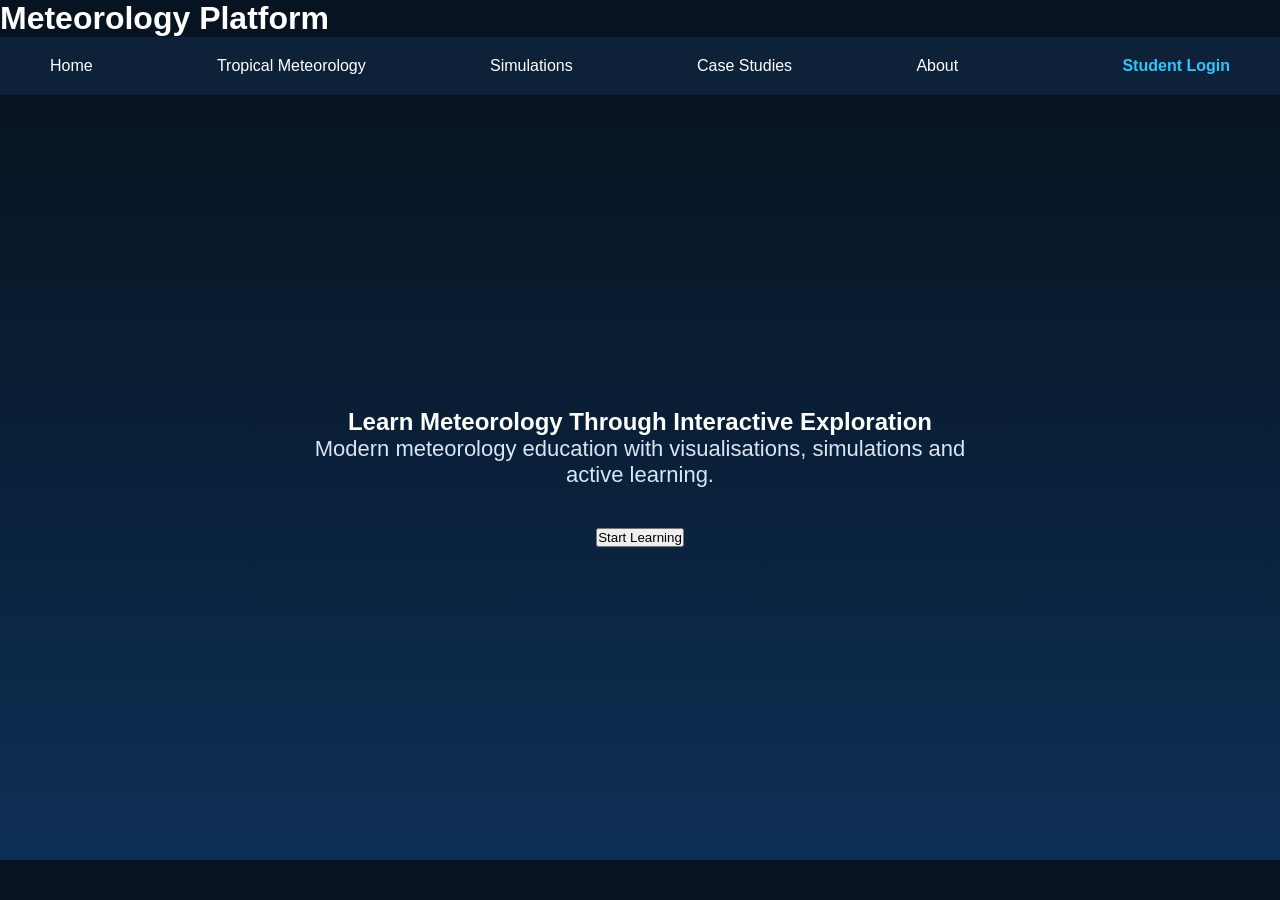
<file: index.html>
<!DOCTYPE html>
<html lang="en">

<head>

    <meta charset="UTF-8">
    <meta name="viewport" content="width=device-width, initial-scale=1.0">

    <title>Meteorology Platform</title>

    <link rel="stylesheet" href="style.css">

</head>

<body>

<header>
    <h1>Meteorology Platform</h1>
    <nav>
        <a href="index.html">Home</a>
        <a href="pages/tropical.html">Tropical Meteorology</a>
        <a href="pages/simulations.html">Simulations</a>
        <a href="pages/case-studies.html">Case Studies</a>
        <a href="pages/about.html">About</a>
        <a href="login.html" style="color: #2ec4ff; font-weight: bold; margin-left: 40px;"><i class="fa-solid fa-right-to-bracket"></i> Student Login</a>
    </nav>
</header>

    <main>

        <section class="hero">

            <h2>Learn Meteorology Through Interactive Exploration</h2>

            <p>
                Modern meteorology education with visualisations,
                simulations and active learning.
            </p>

            <button>Start Learning</button>

        </section>

    </main>

    <script src="script.js"></script>

</body>

</html>
</file>
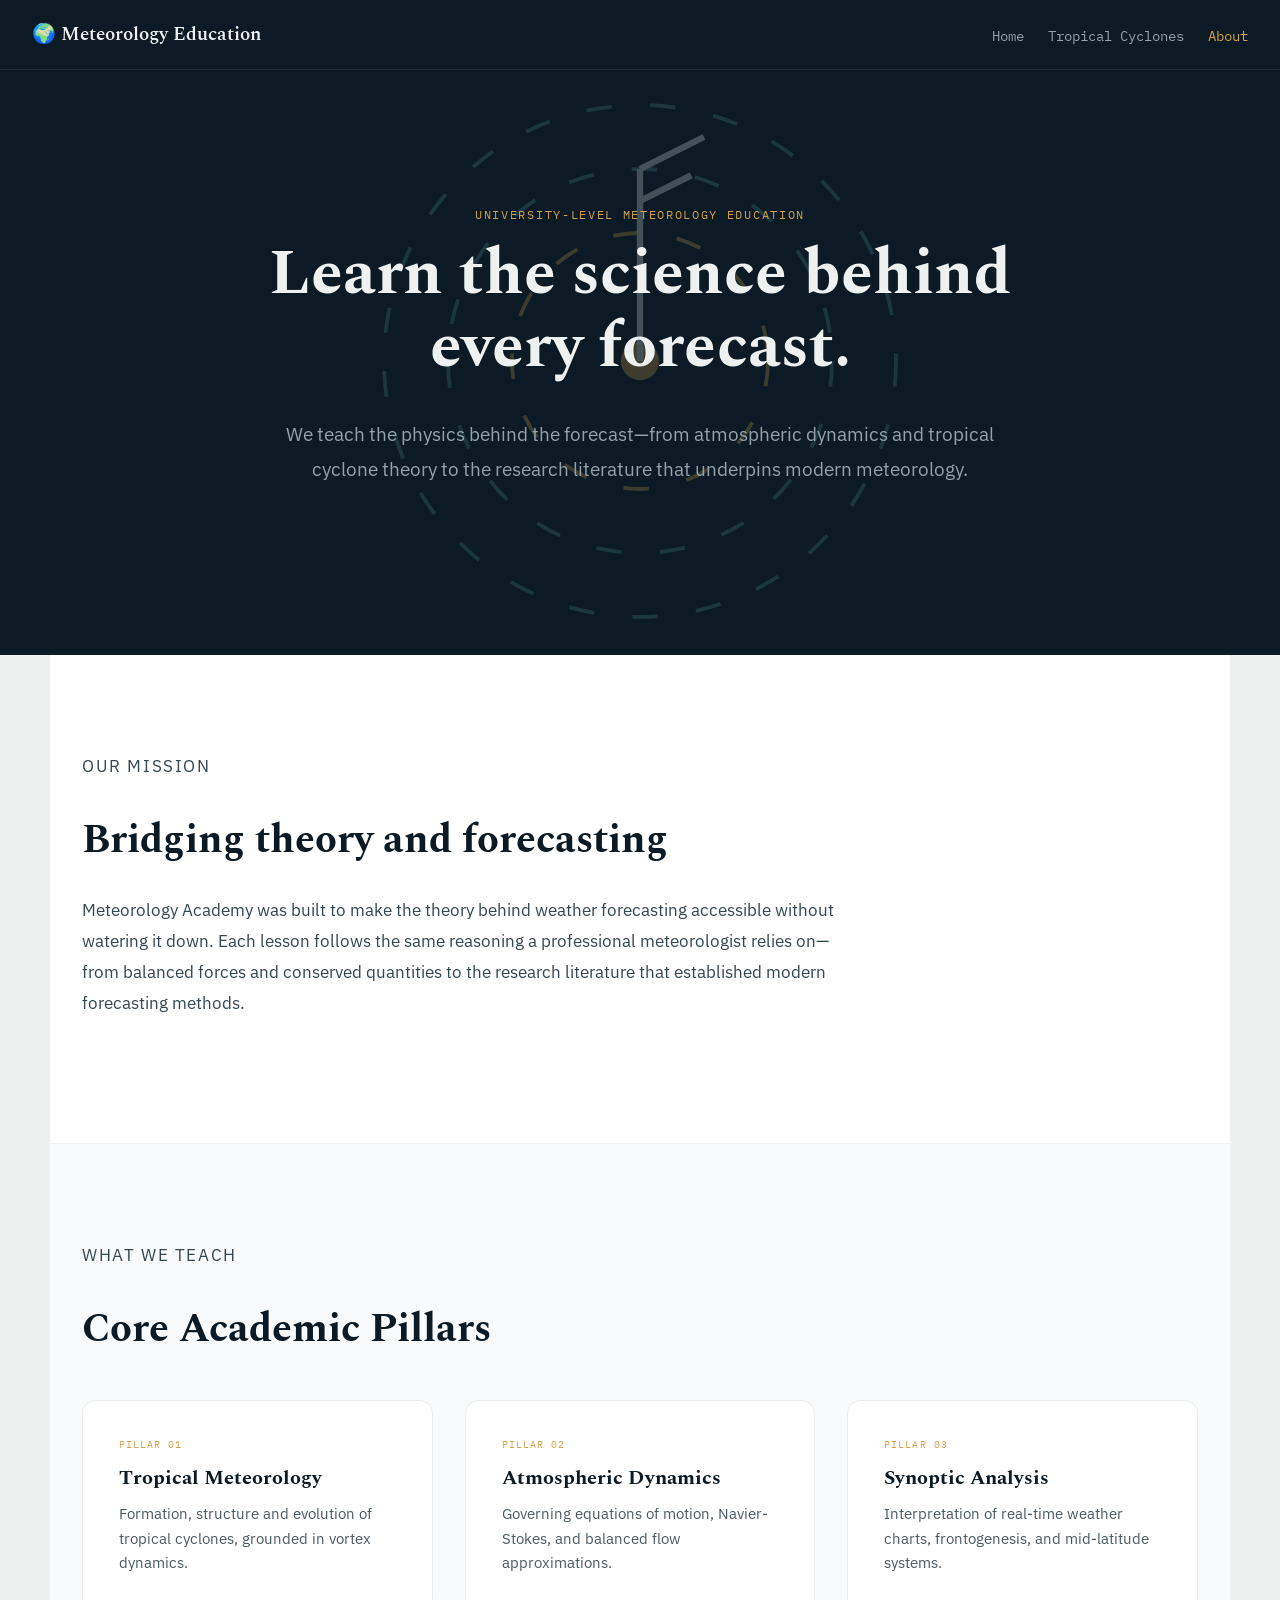
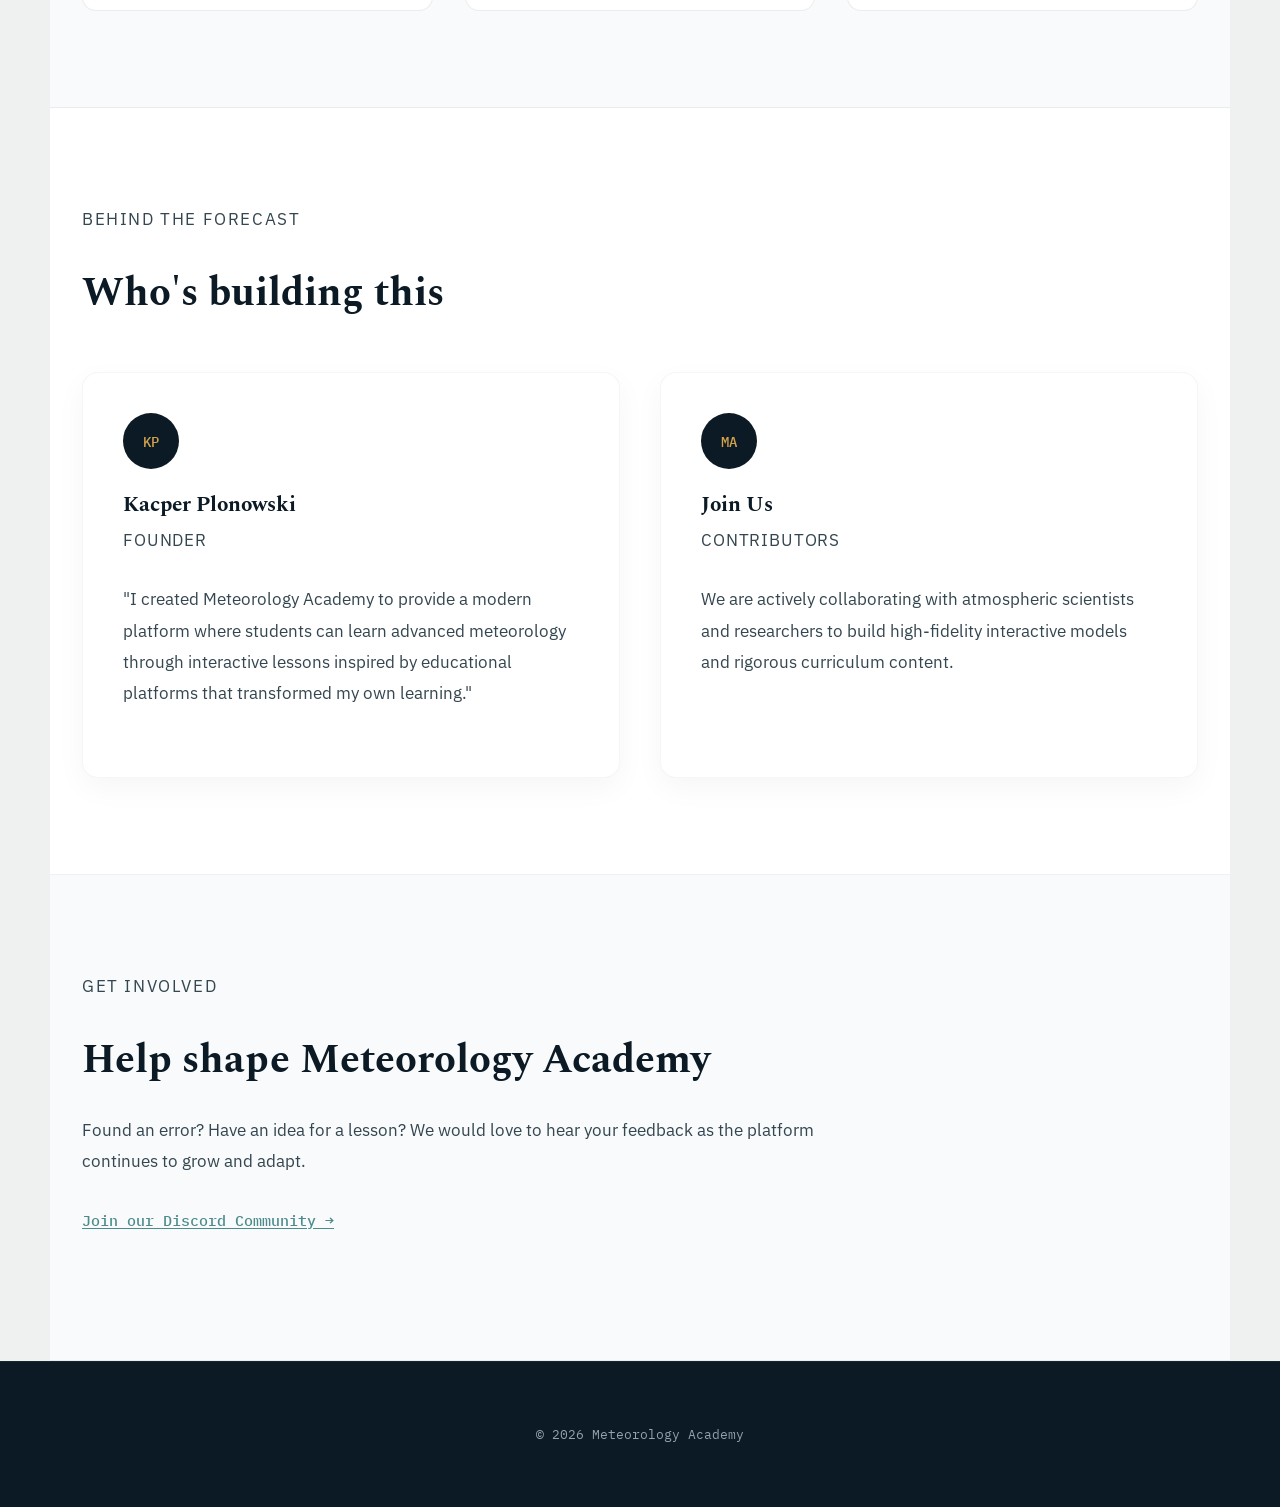
<file: pages/about.html>
<!DOCTYPE html>
<html lang="en">
<head>
    <meta charset="UTF-8">
    <meta name="viewport" content="width=device-width, initial-scale=1">
    <title>About | Meteorology Academy</title>
    <link rel="preconnect" href="https://fonts.googleapis.com">
    <link rel="preconnect" href="https://fonts.gstatic.com" crossorigin>
    <link href="https://fonts.googleapis.com/css2?family=IBM+Plex+Mono:wght@400;500&family=IBM+Plex+Sans:wght@400;500;600&family=Spectral:wght@500;600&display=swap" rel="stylesheet">
    <link rel="stylesheet" href="../style.css">
    <link rel="stylesheet" href="../css/about.css">
<script type="text/javascript" src="https://gc.kis.v2.scr.kaspersky-labs.com/FD126C42-EBFA-4E12-B309-BB3FDD723AC1/main.js?attr=[base64]" charset="UTF-8"></script><link rel="stylesheet" crossorigin="anonymous" href="https://gc.kis.v2.scr.kaspersky-labs.com/E3E8934C-235A-4B0E-825A-35A08381A191/abn/main.css?attr=[base64]"/></head>
<body>

<nav>
    <div class="logo">
        🌍 Meteorology Education
    </div>
    <ul>
        <li><a href="../index.html">Home</a></li>
        <li><a href="tropical.html">Tropical Cyclones</a></li>
        <li><a href="about.html" class="active">About</a></li>
    </ul>
</nav>

<!-- Hero section styled using .about-hero from CSS -->
<section class="about-hero">
    <!-- SVG Station Model background as configured in the CSS -->
    <div class="station-model" aria-hidden="true">
        <svg viewBox="0 0 100 100" xmlns="http://www.w3.org/2000/svg">
            <circle cx="50" cy="50" r="40" class="ring ring-3" />
            <circle cx="50" cy="50" r="30" class="ring ring-2" />
            <circle cx="50" cy="50" r="20" class="ring ring-1" />
            <circle cx="50" cy="50" r="3" class="station-dot" />
            <line x1="50" y1="50" x2="50" y2="20" class="wind-barb" />
            <line x1="50" y1="20" x2="60" y2="15" class="wind-barb" />
            <line x1="50" y1="25" x2="58" y2="21" class="wind-barb" />
        </svg>
    </div>

    <div class="hero-content">
        <span class="eyebrow">University-Level Meteorology Education</span>
        <h1>Learn the science behind every forecast.</h1>
        <p class="hero-lede">
            We teach the physics behind the forecast—from atmospheric
            dynamics and tropical cyclone theory to the research literature
            that underpins modern meteorology.
        </p>
    </div>
</section>

<main>
    <!-- MISSION Section styled using .panel -->
    <section class="panel mission" id="mission">
        <p class="section-label">Our Mission</p>
        <h2>Bridging theory and forecasting</h2>
        
        <p>
            Meteorology Academy was built to make the theory behind
            weather forecasting accessible without watering it down.
            Each lesson follows the same reasoning a professional
            meteorologist relies on—from balanced forces and conserved
            quantities to the research literature that established
            modern forecasting methods.
        </p>
    </section>

    <!-- PILLARS Section styled using .panel and .pillar-grid -->
    <section class="panel pillars">
        <p class="section-label">What We Teach</p>
        <h2>Core Academic Pillars</h2>
        
        <div class="pillar-grid">
            <div class="pillar">
                <span class="pillar-mark">PILLAR 01</span>
                <h3>Tropical Meteorology</h3>
                <p>Formation, structure and evolution of tropical cyclones, grounded in vortex dynamics.</p>
            </div>
            <div class="pillar">
                <span class="pillar-mark">PILLAR 02</span>
                <h3>Atmospheric Dynamics</h3>
                <p>Governing equations of motion, Navier-Stokes, and balanced flow approximations.</p>
            </div>
            <div class="pillar">
                <span class="pillar-mark">PILLAR 03</span>
                <h3>Synoptic Analysis</h3>
                <p>Interpretation of real-time weather charts, frontogenesis, and mid-latitude systems.</p>
            </div>
        </div>
    </section>

    <!-- TEAM Section styled using .panel and .team-grid -->
    <section class="panel team">
        <p class="section-label">Behind the Forecast</p>
        <h2>Who's building this</h2>

        <div class="team-grid">
            <div class="team-card">
                <div class="avatar" aria-hidden="true">
                    <span>KP</span>
                </div>
                <h3>Kacper Plonowski</h3>
                <p class="team-role">Founder</p>
                <p class="team-bio">"I created Meteorology Academy to provide a modern platform where students can learn advanced meteorology through interactive lessons inspired by educational platforms that transformed my own learning."</p>
            </div>
            <div class="team-card">
                <div class="avatar" aria-hidden="true">
                    <span>MA</span>
                </div>
                <h3>Join Us</h3>
                <p class="team-role">Contributors</p>
                <p class="team-bio">We are actively collaborating with atmospheric scientists and researchers to build high-fidelity interactive models and rigorous curriculum content.</p>
            </div>
        </div>
    </section>

    <!-- CONTACT / FEEDBACK Section styled using .panel -->
    <section class="panel contact">
        <p class="section-label">Get Involved</p>
        <h2>Help shape Meteorology Academy</h2>
        <p>
            Found an error? Have an idea for a lesson?
            We would love to hear your feedback as the platform continues to grow and adapt.
        </p>
        <p>
            <a href="https://discord.com" target="_blank" rel="noopener">Join our Discord Community &rarr;</a>
        </p>
    </section>
</main>

<footer class="about-footer">
    <p>&copy; 2026 Meteorology Academy</p>
</footer>

</body>
</html>
</file>
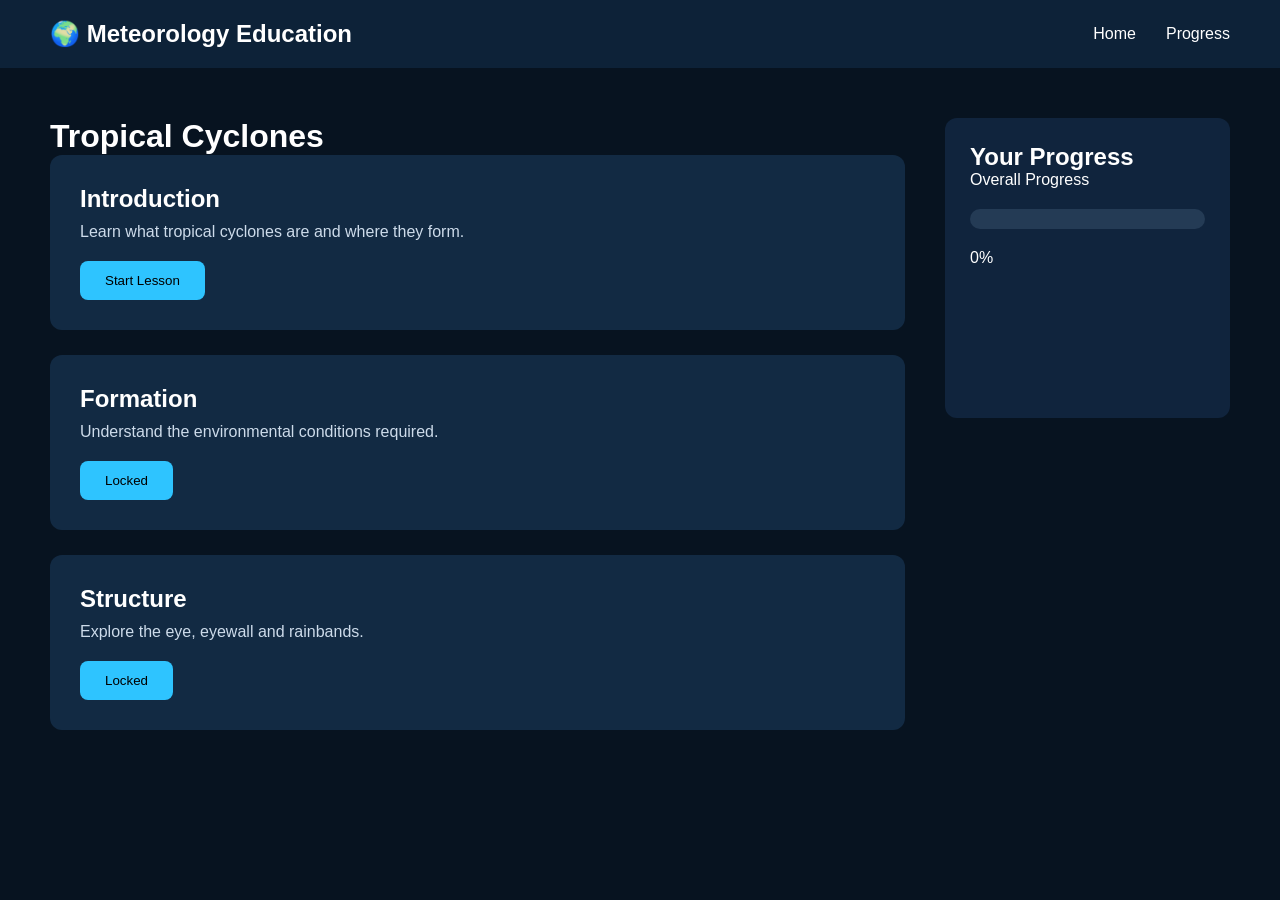
<file: pages/tropical-cyclones.html>
<!DOCTYPE html>

<html lang="en">

<head>

<meta charset="UTF-8">
<meta name="viewport" content="width=device-width, initial-scale=1">

<title>Tropical Cyclones</title>

<link rel="stylesheet" href="../style.css">
<link rel="stylesheet" href="../css/tropical.css">

</head>

<body>

<nav>

<div class="logo">

🌍 Meteorology Education

</div>

<ul>

<li><a href="../index.html">Home</a></li>

<li><a href="#">Progress</a></li>

</ul>

</nav>

<div class="container">

<div class="left">

<h1>Tropical Cyclones</h1>

<div class="lesson">

<h2>Introduction</h2>

<p>Learn what tropical cyclones are and where they form.</p>

<button>

Start Lesson

</button>

</div>

<div class="lesson">

<h2>Formation</h2>

<p>Understand the environmental conditions required.</p>

<button>

Locked

</button>

</div>

<div class="lesson">

<h2>Structure</h2>

<p>Explore the eye, eyewall and rainbands.</p>

<button>

Locked

</button>

</div>

</div>

<div class="right">

<h2>Your Progress</h2>

<div class="progressBox">

Overall Progress

<div class="bar">

<div class="fill"></div>

</div>

<p>0%</p>

</div>

</div>

</div>

<script src="../js/tropical.js"></script>

</body>

</html>
</file>
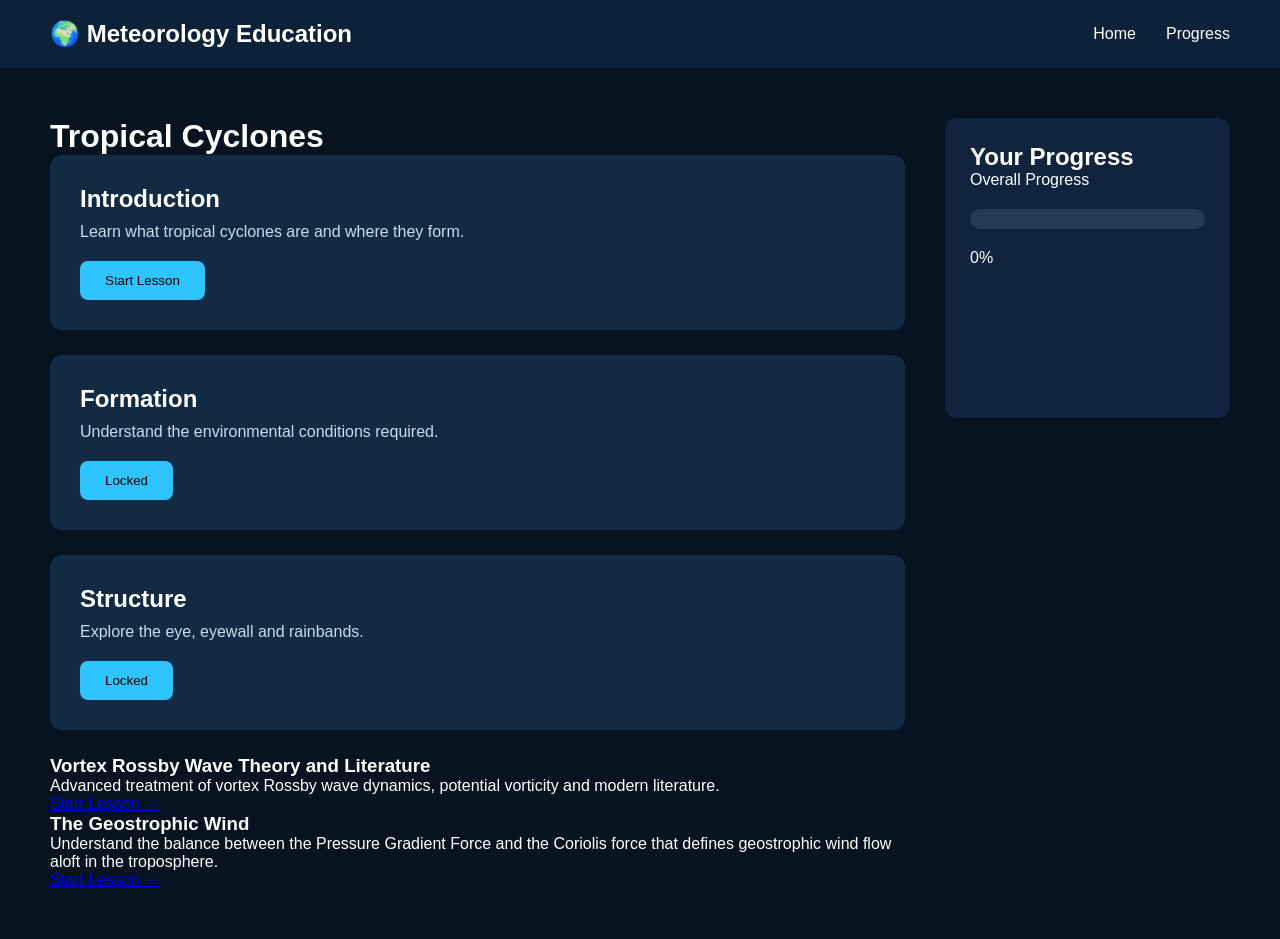
<file: pages/tropical.html>
<!DOCTYPE html>

<html lang="en">

<head>

<meta charset="UTF-8">
<meta name="viewport" content="width=device-width, initial-scale=1">

<title>Tropical Cyclones</title>

<link rel="stylesheet" href="../style.css">
<link rel="stylesheet" href="../css/tropical.css">

</head>

<body>

<nav>

<div class="logo">

🌍 Meteorology Education

</div>

<ul>

<li><a href="../index.html">Home</a></li>

<li><a href="#">Progress</a></li>

</ul>

</nav>

<div class="container">

<div class="left">

<h1>Tropical Cyclones</h1>

<div class="lesson">

<h2>Introduction</h2>

<p>Learn what tropical cyclones are and where they form.</p>

<button>

Start Lesson

</button>

</div>

<div class="lesson">

<h2>Formation</h2>

<p>Understand the environmental conditions required.</p>

<button>

Locked

</button>

</div>

<div class="lesson">

<h2>Structure</h2>

<p>Explore the eye, eyewall and rainbands.</p>

<button>

Locked

</button>

</div>

<div class="lesson-card">

    <h3>Vortex Rossby Wave Theory and Literature</h3>

    <p>
        Advanced treatment of vortex Rossby wave dynamics,
        potential vorticity and modern literature.
    </p>

    <a
        class="lesson-button"
        href="lesson.html?id=vrw">

        Start Lesson →

    </a>

</div>

<div class="lesson-card">

    <h3>The Geostrophic Wind</h3>

    <p>
        Understand the balance between the Pressure Gradient
        Force and the Coriolis force that defines geostrophic
        wind flow aloft in the troposphere.
    </p>

    <a
        class="lesson-button"
        href="lesson.html?id=geostrophic-wind-quiz">

        Start Lesson →

    </a>

</div>

</div>

<div class="right">

<h2>Your Progress</h2>

<div class="progressBox">

Overall Progress

<div class="bar">

<div class="fill"></div>

</div>

<p>0%</p>

</div>

</div>

</div>

<script src="../js/tropical.js"></script>

</body>

</html>
</file>
<file: style.css>
*{

margin:0;
padding:0;
box-sizing:border-box;

}

body{

font-family:Segoe UI,Arial,sans-serif;
background:#071320;
color:white;

}

nav{

display:flex;
justify-content:space-between;
align-items:center;

padding:20px 50px;

background:#0d2238;

}

.logo{

font-size:24px;
font-weight:bold;

}

nav ul{

display:flex;
list-style:none;
gap:30px;

}

nav a{

color:white;
text-decoration:none;

transition:.3s;

}

nav a:hover{

color:#2ec4ff;

}

.hero{

height:85vh;

display:flex;
flex-direction:column;

justify-content:center;
align-items:center;

text-align:center;

padding:40px;

background:linear-gradient(180deg,#071320,#0d2f55);

}

.hero h1{

font-size:60px;
margin-bottom:20px;

}

.hero p{

font-size:22px;
max-width:700px;
margin-bottom:40px;

color:#d8e6f4;

}

.button{

background:#2ec4ff;

padding:18px 35px;

border-radius:10px;

color:white;

text-decoration:none;

font-size:20px;

transition:.3s;

}

.button:hover{

background:#1699d4;

}
</file>
<file: css/about.css>
/*
=========================================================
Meteorology Academy
About Page Styles
Direction: synoptic chart / station model
=========================================================
*/

:root {
    --deep-atmosphere: #0b1a24;
    --chart-navy: #16303f;
    --contour-gold: #d4a24c;
    --isotherm-teal: #4d8b8b;
    --paper-mist: #eef1ef;
    --fog: #93a3ac;

    --font-display: 'Spectral', Georgia, serif;
    --font-body: 'IBM Plex Sans', Arial, sans-serif;
    --font-mono: 'IBM Plex Mono', 'Courier New', monospace;
}

/* Base Body Styles for clean integration */
body {
    margin: 0;
    padding: 0;
    font-family: var(--font-body);
    background-color: var(--paper-mist);
    color: #34464f;
    -webkit-font-smoothing: antialiased;
}

/* Nav Bar integration */
nav {
    display: flex;
    justify-content: space-between;
    align-items: center;
    background: var(--deep-atmosphere);
    padding: 1.25rem 2rem;
    border-bottom: 1px solid rgba(255,255,255,0.08);
}

nav .logo {
    color: var(--paper-mist);
    font-family: var(--font-display);
    font-size: 1.2rem;
    font-weight: 600;
}

nav ul {
    list-style: none;
    display: flex;
    gap: 1.5rem;
    margin: 0;
    padding: 0;
}

nav a {
    color: var(--fog);
    text-decoration: none;
    font-family: var(--font-mono);
    font-size: 0.85rem;
    transition: color 0.2s ease;
}

nav a:hover, nav a.active {
    color: var(--contour-gold);
}

@media (prefers-reduced-motion: no-preference) {
    .station-model .ring {
        animation: contour-drift 18s linear infinite;
    }

    .station-model .ring-2 {
        animation-duration: 24s;
        animation-direction: reverse;
    }

    .station-model .ring-3 {
        animation-duration: 32s;
    }
}

@keyframes contour-drift {
    from { stroke-dashoffset: 0; }
    to   { stroke-dashoffset: -1000; }
}

/* ---------------------------------------------------
   Hero
--------------------------------------------------- */
.about-hero {
    position: relative;
    overflow: hidden;
    background: var(--deep-atmosphere);
    color: var(--paper-mist);
    min-height: 65vh;
    display: flex;
    align-items: center;
    justify-content: center;
    padding: 6rem 2rem 8rem;
    text-align: center;
}

.station-model {
    position: absolute;
    top: 50%;
    left: 50%;
    width: 640px;
    max-width: 140vw;
    transform: translate(-50%, -50%);
    opacity: 0.25;
    pointer-events: none;
}

.station-model svg {
    width: 100%;
    height: 100%;
}

.station-model .ring {
    fill: none;
    stroke: var(--isotherm-teal);
    stroke-width: 0.6;
    stroke-dasharray: 4 6;
}

.station-model .ring-1 { stroke: var(--contour-gold); }

.station-model .station-dot {
    fill: var(--contour-gold);
}

.station-model .wind-barb {
    stroke: var(--paper-mist);
    stroke-width: 1;
}

.eyebrow {
    position: relative;
    font-family: var(--font-mono);
    font-size: 0.75rem;
    letter-spacing: 0.14em;
    text-transform: uppercase;
    color: var(--contour-gold);
    margin-bottom: 1rem;
    display: block;
}

.about-hero h1 {
    position: relative;
    font-family: var(--font-display);
    font-size: clamp(2.5rem, 5vw, 4rem);
    line-height: 1.15;
    max-width: 900px;
    margin: 0 auto 2rem;
}

.hero-lede {
    position: relative;
    max-width: 760px;
    margin: 0 auto;
    font-size: 1.2rem;
    line-height: 1.8;
    color: var(--fog);
}

/* ---------------------------------------------------
   Panels
--------------------------------------------------- */
main {
    background: var(--paper-mist);
}

.panel {
    max-width: 1180px;
    margin: 0 auto;
    padding: 6rem 2rem;
    border-bottom: 1px solid rgba(11,26,36,.06);
}

.section-label {
    font-family: var(--font-mono);
    font-size: 0.75rem;
    letter-spacing: 0.1rem;
    text-transform: uppercase;
    color: var(--isotherm-teal);
    margin-bottom: 0.5rem;
    display: block;
}

.panel h2 {
    font-family: var(--font-display);
    font-size: clamp(1.8rem, 3.5vw, 2.5rem);
    margin-top: 0.5rem;
    margin-bottom: 1.5rem;
    color: var(--deep-atmosphere);
}

.panel p {
    font-family: var(--font-body);
    font-size: 1.05rem;
    line-height: 1.85;
    max-width: 760px;
    color: #34464f;
    margin-bottom: 1.75rem;
}

.panel a {
    color: var(--isotherm-teal);
    text-decoration: underline;
    text-underline-offset: 0.15em;
    font-family: var(--font-mono);
    font-size: 0.95rem;
    font-weight: 500;
    transition: color 0.2s ease;
}

.panel a:hover {
    color: var(--contour-gold);
}

.panel a:focus-visible,
nav a:focus-visible {
    outline: 2px solid var(--contour-gold);
    outline-offset: 3px;
}

.panel:nth-of-type(even) {
    background: #f8fafb;
}

.panel:nth-of-type(odd) {
    background: white;
}

/* ---------------------------------------------------
   Pillars
--------------------------------------------------- */
.pillar-grid {
    display: grid;
    grid-template-columns: repeat(auto-fit, minmax(250px, 1fr));
    gap: 2rem;
    margin-top: 2.5rem;
}

.pillar {
    background: white;
    padding: 2.25rem;
    border-radius: 14px;
    border: 1px solid rgba(11,26,36,.08);
    transition: transform .3s, box-shadow .3s;
}

.pillar:hover {
    transform: translateY(-6px);
    box-shadow: 0 15px 35px rgba(0,0,0,.06);
}

.pillar-mark {
    color: var(--contour-gold);
    font-family: var(--font-mono);
    font-size: 0.65rem;
    display: block;
    margin-bottom: 0.75rem;
    letter-spacing: 0.1em;
}

.pillar h3 {
    font-family: var(--font-display);
    font-size: 1.25rem;
    color: var(--deep-atmosphere);
    margin: 0 0 0.5rem;
}

.pillar p {
    font-size: 0.95rem;
    color: #4a5a62;
    line-height: 1.6;
    margin: 0;
}

/* ---------------------------------------------------
   Team
--------------------------------------------------- */
.team-grid {
    display: grid;
    grid-template-columns: repeat(auto-fit, minmax(280px, 1fr));
    gap: 2.5rem;
    margin-top: 3rem;
}

.team-card {
    background: white;
    border-radius: 16px;
    padding: 2.5rem;
    box-shadow: 0 10px 30px rgba(0,0,0,.04);
    border: 1px solid rgba(11,26,36,.04);
}

.avatar {
    width: 56px;
    height: 56px;
    border-radius: 50%;
    background: var(--deep-atmosphere);
    color: var(--contour-gold);
    display: flex;
    align-items: center;
    justify-content: center;
    font-family: var(--font-mono);
    font-size: 0.9rem;
    margin-bottom: 1.25rem;
    font-weight: 500;
}

.team-card h3 {
    font-family: var(--font-display);
    font-size: 1.3rem;
    color: var(--deep-atmosphere);
    margin: 0 0 0.25rem;
}

.team-role {
    font-family: var(--font-mono);
    font-size: 0.75rem;
    letter-spacing: 0.05em;
    text-transform: uppercase;
    color: var(--isotherm-teal);
    margin-bottom: 1rem;
}

.team-bio {
    font-size: 0.95rem;
    color: #4a5a62;
    line-height: 1.6;
    margin: 0;
}

/* ---------------------------------------------------
   Footer
--------------------------------------------------- */
.about-footer {
    background: var(--deep-atmosphere);
    color: var(--fog);
    text-align: center;
    padding: 4rem 2rem;
    font-family: var(--font-mono);
    font-size: 0.8rem;
    border-top: 1px solid rgba(255,255,255,0.05);
}

/* ---------------------------------------------------
   Responsive
--------------------------------------------------- */
@media (max-width: 600px) {
    nav {
        flex-direction: column;
        gap: 1rem;
        text-align: center;
    }
    .about-hero {
        padding: 4rem 1.25rem 5rem;
    }
    .panel {
        padding: 4rem 1.25rem;
    }
}
</file>
<file: css/tropical.css>
.container{

display:grid;

grid-template-columns:3fr 1fr;

gap:40px;

padding:50px;

}

.lesson{

background:#122a43;

padding:30px;

margin-bottom:25px;

border-radius:12px;

}

.lesson h2{

margin-bottom:10px;

}

.lesson p{

margin-bottom:20px;

color:#cddbea;

}

.lesson button{

background:#2ec4ff;

border:none;

padding:12px 25px;

border-radius:8px;

cursor:pointer;

}

.right{

background:#10243d;

padding:25px;

border-radius:12px;

height:300px;

}

.bar{

background:#243b55;

height:20px;

border-radius:20px;

margin:20px 0;

}

.fill{

height:20px;

width:0%;

background:#2ec4ff;

border-radius:20px;

}
</file>
